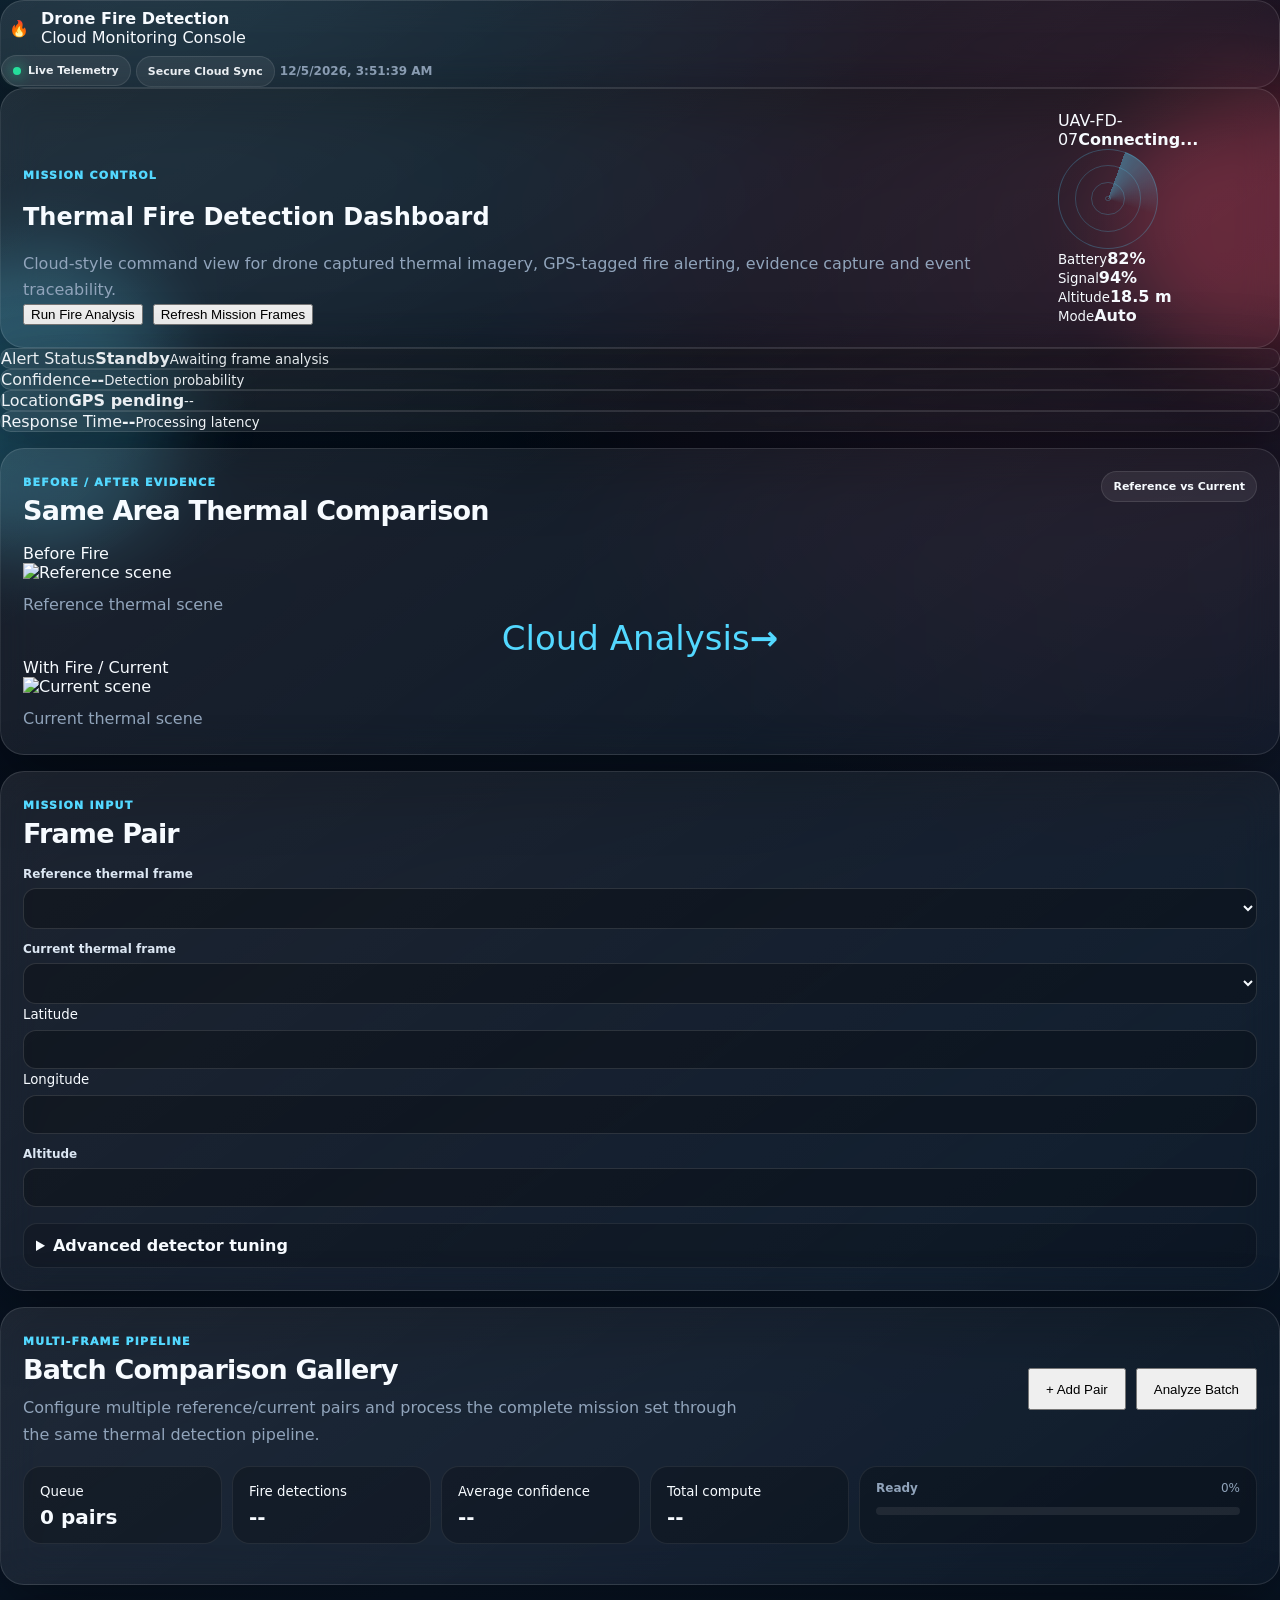
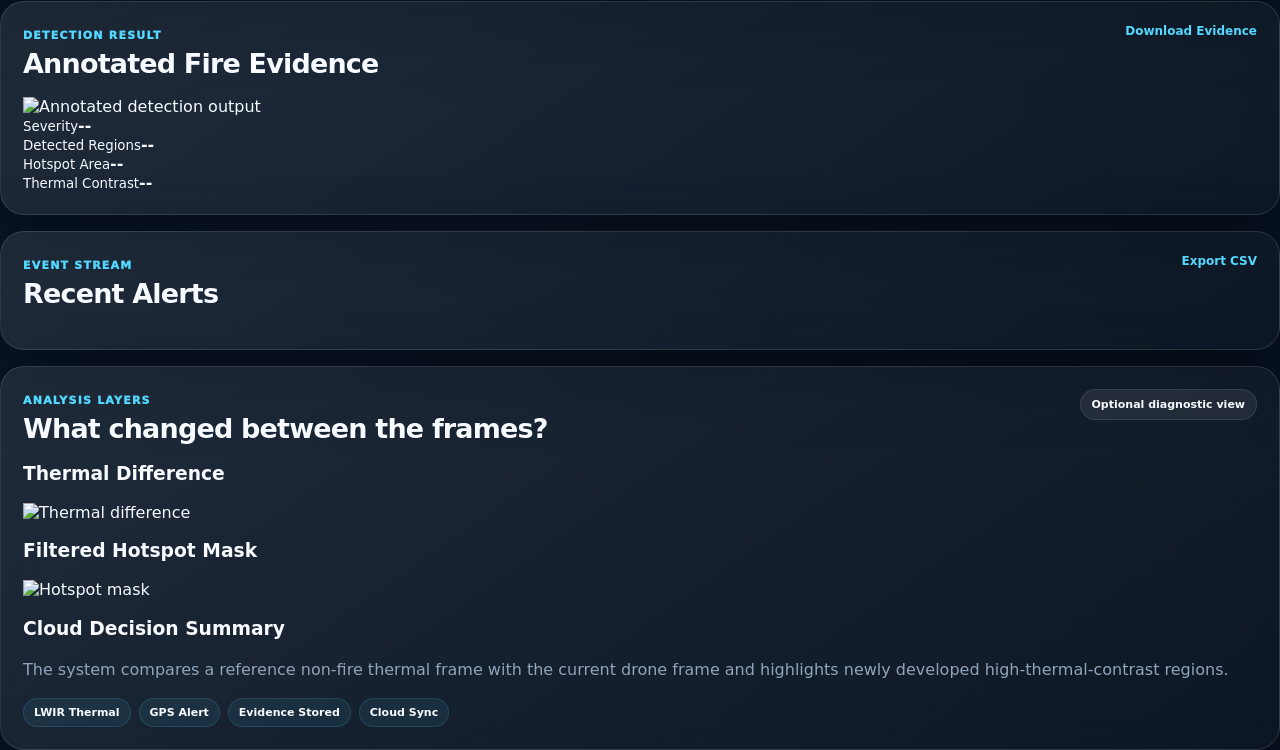
<file: templates/index.html>
<!doctype html>
<html lang="en">
<head>
  <meta charset="utf-8">
  <title>Drone Fire Detection Cloud Console</title>
  <meta name="viewport" content="width=device-width, initial-scale=1">
  <link rel="stylesheet" href="/static/css/style.css">
  <link rel="stylesheet" href="/static/css/batch.css">
</head>
<body>
  <div class="ambient ambient-a"></div>
  <div class="ambient ambient-b"></div>

  <main class="app">
    <header class="hero">
      <nav class="nav glass">
        <div class="brand">
          <div class="brand-icon">🔥</div>
          <div><strong>Drone Fire Detection</strong><span>Cloud Monitoring Console</span></div>
        </div>
        <div class="nav-status">
          <span class="pill live"><i></i> Live Telemetry</span>
          <span class="pill">Secure Cloud Sync</span>
          <span id="clock" class="clock"></span>
        </div>
      </nav>

      <section class="hero-card glass">
        <div class="hero-copy">
          <span class="eyebrow">Mission Control</span>
          <h1>Thermal Fire Detection Dashboard</h1>
          <p>Cloud-style command view for drone captured thermal imagery, GPS-tagged fire alerting, evidence capture and event traceability.</p>
          <div class="hero-actions">
            <button id="analyzeBtn" class="primary">Run Fire Analysis</button>
            <button id="refreshBtn" class="secondary">Refresh Mission Frames</button>
          </div>
        </div>
        <div class="mission-card">
          <div class="mission-top"><span id="droneId">UAV-FD-07</span><b id="healthState">Connecting...</b></div>
          <div class="radar"><span></span><span></span><span></span><div class="radar-dot"></div></div>
          <div class="mission-grid">
            <div><small>Battery</small><strong id="batteryVal">82%</strong></div>
            <div><small>Signal</small><strong id="signalVal">94%</strong></div>
            <div><small>Altitude</small><strong id="altDisplay">18.5 m</strong></div>
            <div><small>Mode</small><strong id="modeVal">Auto</strong></div>
          </div>
        </div>
      </section>
    </header>

    <section class="summary-row">
      <article class="summary glass"><span>Alert Status</span><strong id="statusText">Standby</strong><small id="statusSub">Awaiting frame analysis</small></article>
      <article class="summary glass"><span>Confidence</span><strong id="confidenceText">--</strong><small>Detection probability</small></article>
      <article class="summary glass"><span>Location</span><strong id="gpsText">GPS pending</strong><small id="coordText">--</small></article>
      <article class="summary glass"><span>Response Time</span><strong id="latencyText">--</strong><small>Processing latency</small></article>
    </section>

    <section class="main-grid">
      <section class="panel glass comparison-panel">
        <div class="panel-head"><div><span class="eyebrow">Before / After Evidence</span><h2>Same Area Thermal Comparison</h2></div><span id="comparisonBadge" class="badge">Reference vs Current</span></div>
        <div class="compare-view">
          <article class="frame-card"><div class="frame-label safe">Before Fire</div><div class="image-box"><img id="refImg" alt="Reference scene"></div><p id="refName">Reference thermal scene</p></article>
          <div class="compare-arrow"><span>Cloud Analysis</span><b>→</b></div>
          <article class="frame-card"><div class="frame-label danger">With Fire / Current</div><div class="image-box"><img id="curImg" alt="Current scene"></div><p id="curName">Current thermal scene</p></article>
        </div>
      </section>

      <aside class="panel glass controls-panel">
        <div class="panel-head slim"><div><span class="eyebrow">Mission Input</span><h2>Frame Pair</h2></div></div>
        <label>Reference thermal frame</label><select id="referenceSelect"></select>
        <label>Current thermal frame</label><select id="currentSelect"></select>
        <div class="gps-box"><div><small>Latitude</small><input id="latInput" type="number" step="0.000001"></div><div><small>Longitude</small><input id="lonInput" type="number" step="0.000001"></div></div>
        <label>Altitude</label><input id="altInput" type="number" step="0.1">
        <details><summary>Advanced detector tuning</summary>
          <label>Minimum hotspot area <b id="minAreaVal"></b></label><input id="minArea" type="range" min="0.01" max="2.0" step="0.01">
          <label>Alert confidence threshold <b id="confThVal"></b></label><input id="confTh" type="range" min="10" max="95" step="1">
          <label>Thermal heat gate <b id="heatGateVal"></b></label><input id="heatGate" type="range" min="20" max="220" step="1">
        </details>
        <div id="messageBox" class="message"></div>
      </aside>
    </section>

    <section class="panel glass batch-panel">
      <div class="panel-head batch-head">
        <div><span class="eyebrow">Multi-frame Pipeline</span><h2>Batch Comparison Gallery</h2><p class="panel-copy">Configure multiple reference/current pairs and process the complete mission set through the same thermal detection pipeline.</p></div>
        <div class="batch-actions"><button id="addPairBtn" class="secondary compact">+ Add Pair</button><button id="runBatchBtn" class="primary compact">Analyze Batch</button></div>
      </div>
      <div class="batch-overview">
        <div><small>Queue</small><strong id="batchQueueCount">0 pairs</strong></div>
        <div><small>Fire detections</small><strong id="batchFireCount">--</strong></div>
        <div><small>Average confidence</small><strong id="batchConfidence">--</strong></div>
        <div><small>Total compute</small><strong id="batchLatency">--</strong></div>
        <div class="batch-progress-wrap"><span><b id="batchProgressLabel">Ready</b><em id="batchProgressValue">0%</em></span><div class="batch-progress"><i id="batchProgressBar"></i></div></div>
      </div>
      <div id="batchGallery" class="batch-gallery"></div>
    </section>

    <section class="main-grid lower">
      <section class="panel glass output-panel">
        <div class="panel-head"><div><span class="eyebrow">Detection Result</span><h2>Annotated Fire Evidence</h2></div><a id="downloadResult" href="#" download class="download disabled">Download Evidence</a></div>
        <div class="result-layout">
          <div class="result-image"><img id="resultImg" alt="Annotated detection output"></div>
          <div class="result-details"><div class="detail-tile danger"><small>Severity</small><strong id="severityText">--</strong></div><div class="detail-tile"><small>Detected Regions</small><strong id="bboxMetric">--</strong></div><div class="detail-tile"><small>Hotspot Area</small><strong id="areaMetric">--</strong></div><div class="detail-tile"><small>Thermal Contrast</small><strong id="contrastMetric">--</strong></div></div>
        </div>
      </section>
      <aside class="panel glass timeline-panel"><div class="panel-head slim"><div><span class="eyebrow">Event Stream</span><h2>Recent Alerts</h2></div><a href="/api/logs/download" class="mini-link">Export CSV</a></div><div id="events" class="events"></div></aside>
    </section>

    <section class="panel glass diagnostic-panel">
      <div class="panel-head"><div><span class="eyebrow">Analysis Layers</span><h2>What changed between the frames?</h2></div><span class="badge">Optional diagnostic view</span></div>
      <div class="diagnostic-grid"><article><h3>Thermal Difference</h3><div class="mini-image"><img id="diffImg" alt="Thermal difference"></div></article><article><h3>Filtered Hotspot Mask</h3><div class="mini-image"><img id="maskImg" alt="Hotspot mask"></div></article><article class="explain"><h3>Cloud Decision Summary</h3><p id="decisionText">The system compares a reference non-fire thermal frame with the current drone frame and highlights newly developed high-thermal-contrast regions.</p><div class="cloud-tags"><span>LWIR Thermal</span><span>GPS Alert</span><span>Evidence Stored</span><span>Cloud Sync</span></div></article></div>
    </section>
  </main>

  <div id="alertModal" class="modal"><div class="modal-card"><button id="closeModal" class="close">×</button><div class="flame">🔥</div><h2>Fire Detected</h2><p id="modalDetails"></p></div></div>
  <script src="/static/js/app.js"></script>
</body>
</html>
</file>
<file: static/css/style.css>
:root{--bg:#07111f;--panel:rgba(12,24,43,.78);--panel2:rgba(16,31,55,.92);--stroke:rgba(255,255,255,.12);--text:#f7fbff;--muted:#91a4bb;--cyan:#53d8ff;--green:#27e6a0;--red:#ff465d;--orange:#ff8b2c;--yellow:#ffd166;--shadow:0 22px 70px rgba(0,0,0,.38)}*{box-sizing:border-box}body{margin:0;min-height:100vh;color:var(--text);font-family:Inter,ui-sans-serif,system-ui,-apple-system,"Segoe UI",sans-serif;background:radial-gradient(circle at 12% -8%,rgba(83,216,255,.18),transparent 28%),radial-gradient(circle at 90% 8%,rgba(255,70,93,.14),transparent 28%),linear-gradient(145deg,#040914,#0a1728 58%,#07111f);overflow-x:hidden}.ambient{position:fixed;border-radius:50%;filter:blur(40px);opacity:.28;pointer-events:none}.ambient-a{width:300px;height:300px;background:var(--cyan);left:-120px;top:250px}.ambient-b{width:280px;height:280px;background:var(--red);right:-120px;top:80px}.glass{background:linear-gradient(145deg,rgba(255,255,255,.09),rgba(255,255,255,.025));border:1px solid var(--stroke);box-shadow:var(--shadow);backdrop-filter:blur(18px);border-radius:24px}.shell{width:min(1600px,calc(100vw - 28px));margin:14px auto;display:grid;grid-template-columns:260px minmax(0,1fr);gap:16px}.sidebar{height:calc(100vh - 28px);position:sticky;top:14px;padding:18px;display:flex;flex-direction:column}.brand{display:flex;align-items:center;gap:12px;text-decoration:none;color:var(--text);padding:8px}.brand-mark{width:44px;height:44px;display:grid;place-items:center;border-radius:15px;background:linear-gradient(135deg,rgba(255,70,93,.28),rgba(255,139,44,.16));font-size:23px;border:1px solid rgba(255,255,255,.12)}.brand strong,.brand small{display:block}.brand small{color:var(--muted);margin-top:2px}.side-nav{display:grid;gap:7px;margin-top:28px}.side-nav a{display:flex;align-items:center;gap:12px;padding:12px 14px;border-radius:15px;color:#c5d2e1;text-decoration:none;font-weight:800;font-size:14px;border:1px solid transparent}.side-nav a:hover{background:rgba(255,255,255,.06)}.side-nav a.active{color:#fff;background:linear-gradient(135deg,rgba(83,216,255,.17),rgba(83,216,255,.06));border-color:rgba(83,216,255,.22);box-shadow:inset 3px 0 0 var(--cyan)}.side-nav span{width:20px;text-align:center;color:var(--cyan)}.side-foot{margin-top:auto;padding:13px;border-radius:16px;background:rgba(0,0,0,.22);display:flex;align-items:center;gap:10px}.side-foot strong,.side-foot small{display:block}.side-foot small{color:var(--muted);font-size:11px}.status-dot{width:10px;height:10px;border-radius:50%;background:var(--green);box-shadow:0 0 20px var(--green)}.content{min-width:0}.topbar{min-height:82px;padding:17px 22px;display:flex;justify-content:space-between;align-items:center;gap:18px}.eyebrow{color:var(--cyan);font-size:11px;font-weight:950;letter-spacing:.11em;text-transform:uppercase}.topbar h1{margin:4px 0 0;font-size:28px;letter-spacing:-.025em}.top-actions{display:flex;gap:10px;align-items:center;flex-wrap:wrap}.pill,.badge,.tag{display:inline-flex;align-items:center;gap:7px;border-radius:999px;padding:8px 11px;background:rgba(255,255,255,.07);border:1px solid rgba(255,255,255,.1);font-size:11px;font-weight:900}.pill.live i{width:8px;height:8px;border-radius:50%;background:var(--green);box-shadow:0 0 14px var(--green)}.clock{color:var(--muted);font-size:12px;font-weight:800}.hero-grid,.dashboard-grid,.split-layout,.mission-layout,.settings-grid{display:grid;grid-template-columns:minmax(0,1fr) 330px;gap:16px;margin-top:16px}.hero-card,.mission-mini,.panel{padding:22px}.hero-card{display:flex;justify-content:space-between;gap:20px;align-items:flex-end}.hero-card h2,.panel h2{margin:5px 0 0;font-size:27px;letter-spacing:-.03em}.hero-card p,.panel p{color:var(--muted);line-height:1.65;margin:10px 0 0}.hero-actions{display:flex;gap:10px;flex-wrap:wrap}.btn{height:44px;display:inline-flex;align-items:center;justify-content:center;padding:0 16px;border-radius:14px;text-decoration:none;border:1px solid transparent;color:#fff;font-weight:900;font-size:13px;cursor:pointer}.btn.primary{background:linear-gradient(135deg,var(--red),var(--orange));box-shadow:0 14px 36px rgba(255,70,93,.25)}.btn.secondary{background:rgba(255,255,255,.08);border-color:rgba(255,255,255,.12)}.mission-mini{display:flex;align-items:center;justify-content:center;gap:20px}.mission-mini strong,.mission-mini em{display:block}.mission-mini em{color:var(--muted);font-style:normal;margin-top:5px;font-size:12px}.radar{width:100px;height:100px;border-radius:50%;position:relative;background:conic-gradient(from 20deg,rgba(83,216,255,.38),transparent 90deg);border:1px solid rgba(83,216,255,.25);overflow:hidden}.radar.large{width:190px;height:190px}.radar span{position:absolute;border:1px solid rgba(83,216,255,.22);border-radius:50%}.radar span:nth-child(1){inset:16%}.radar span:nth-child(2){inset:33%}.radar span:nth-child(3){inset:47%}.radar b{position:absolute;width:10px;height:10px;background:var(--red);border-radius:50%;left:62%;top:37%;box-shadow:0 0 18px var(--red)}.stats-grid{display:grid;grid-template-columns:repeat(4,1fr);gap:16px;margin-top:16px}.stat{padding:17px}.stat span{display:block;color:var(--muted);font-size:11px;text-transform:uppercase;font-weight:900}.stat strong{display:block;margin-top:7px;font-size:27px}.stat small{display:block;margin-top:5px;color:var(--muted)}.panel{margin-top:16px}.dashboard-grid>.panel{margin-top:0}.panel-head{display:flex;justify-content:space-between;align-items:flex-start;gap:16px;margin-bottom:18px}.panel-head a{color:var(--cyan);font-size:12px;font-weight:900;text-decoration:none}.pair-strip{display:grid;grid-template-columns:repeat(3,1fr);gap:12px}.pair-mini,.pair-card{border:1px solid rgba(255,255,255,.09);background:rgba(0,0,0,.2);border-radius:18px;overflow:hidden}.pair-mini-images,.pair-images{display:grid;grid-template-columns:1fr 1fr;gap:2px;background:rgba(255,255,255,.06)}.pair-mini img,.pair-card img{width:100%;height:155px;object-fit:cover;display:block}.pair-card img{height:220px}.pair-mini-body,.pair-card-body{padding:12px}.pair-mini-body strong,.pair-card-body strong{display:block}.pair-mini-body small,.pair-card-body small{color:var(--muted);display:block;margin-top:4px}.telemetry-cards,.telemetry-grid{display:grid;grid-template-columns:repeat(2,1fr);gap:10px}.telemetry-card,.telemetry-grid div,.metric{padding:14px;border-radius:16px;background:rgba(0,0,0,.2);border:1px solid rgba(255,255,255,.08)}.telemetry-card span,.telemetry-grid span,.metric span{display:block;color:var(--muted);font-size:11px;text-transform:uppercase;font-weight:900}.telemetry-card strong,.telemetry-grid strong,.metric strong{display:block;margin-top:5px;font-size:21px}.capability-grid{display:grid;grid-template-columns:repeat(3,1fr);gap:10px}.capability{padding:14px;border-radius:16px;background:rgba(83,216,255,.07);border:1px solid rgba(83,216,255,.13);font-weight:800}.selectors-row,.gps-row{display:grid;grid-template-columns:1fr 1fr;gap:12px}label{display:block;color:#dce7f3;font-size:12px;font-weight:900;margin-top:13px}select,input{width:100%;margin-top:7px;padding:11px 12px;border-radius:13px;border:1px solid rgba(255,255,255,.12);background:rgba(0,0,0,.28);color:var(--text);outline:none}select:focus,input:focus{border-color:rgba(83,216,255,.5);box-shadow:0 0 0 4px rgba(83,216,255,.07)}details{margin-top:16px;border:1px solid rgba(255,255,255,.08);border-radius:14px;padding:12px;background:rgba(0,0,0,.18)}summary{cursor:pointer;font-weight:900}.compare-stage{display:grid;grid-template-columns:1fr 60px 1fr;gap:12px;align-items:center;margin-top:18px}.compare-frame{position:relative;border-radius:18px;padding:10px;background:rgba(0,0,0,.2);border:1px solid rgba(255,255,255,.08)}.compare-frame img{width:100%;height:340px;object-fit:contain;display:block;background:#020712;border-radius:14px}.compare-frame small{display:block;color:var(--muted);margin-top:8px;word-break:break-word}.tag{position:absolute;top:18px;left:18px;z-index:2}.tag.safe{color:#baffea;background:rgba(39,230,160,.16)}.tag.danger{color:#ffcbd1;background:rgba(255,70,93,.16)}.compare-arrow{text-align:center;color:var(--cyan);font-size:34px}.hidden{display:none!important}.result-grid{display:grid;grid-template-columns:minmax(0,1fr) 250px;gap:16px}.result-main{min-height:460px;background:#020712;border-radius:18px;display:grid;place-items:center;overflow:hidden}.result-main img{max-width:100%;max-height:520px}.metrics-stack{display:grid;gap:10px;align-content:start}.diagnostic-row{display:grid;grid-template-columns:1fr 1fr 1fr;gap:12px;margin-top:14px}.diagnostic-row>div{padding:12px;border-radius:16px;background:rgba(0,0,0,.2);border:1px solid rgba(255,255,255,.08)}.diagnostic-row span{font-size:12px;font-weight:900}.diagnostic-row img{width:100%;height:220px;object-fit:contain;background:#020712;border-radius:12px;margin-top:8px}.decision p{color:var(--muted);line-height:1.65}.library-toolbar,.event-toolbar{display:flex;gap:10px;align-items:center;margin-bottom:16px}.library-toolbar input,.event-toolbar input{margin:0;flex:1}.library-toolbar select,.event-toolbar select{margin:0;width:220px}.library-grid{display:grid;grid-template-columns:repeat(2,1fr);gap:14px}.pair-card-head{display:flex;align-items:center;justify-content:space-between;padding:13px 13px 0}.pair-card-actions{display:flex;gap:8px;margin-top:10px}.mini-btn{padding:7px 9px;border-radius:10px;border:1px solid rgba(255,255,255,.1);background:rgba(255,255,255,.06);color:#fff;font-size:11px;font-weight:900;cursor:pointer}.compact-stats{margin:0}.progress-track{height:8px;border-radius:999px;background:rgba(255,255,255,.07);overflow:hidden;margin:16px 0}.progress-track i{display:block;height:100%;width:0;background:linear-gradient(90deg,var(--cyan),var(--green));transition:width .3s ease}.batch-results{display:grid;gap:10px}.batch-row{display:grid;grid-template-columns:160px 1fr repeat(4,120px);gap:10px;align-items:center;padding:12px;border-radius:15px;background:rgba(0,0,0,.19);border:1px solid rgba(255,255,255,.07)}.batch-row img{width:150px;height:90px;object-fit:cover;border-radius:10px}.batch-row small{color:var(--muted);display:block}.batch-row strong{font-size:13px}.table-wrap{overflow:auto}.event-table{width:100%;border-collapse:collapse}.event-table th,.event-table td{padding:13px 10px;text-align:left;border-bottom:1px solid rgba(255,255,255,.07);font-size:12px}.event-table th{color:var(--muted);text-transform:uppercase;font-size:10px;letter-spacing:.05em}.event-table tr:hover td{background:rgba(255,255,255,.025)}.evidence-link{color:var(--cyan);cursor:pointer;font-weight:900}.mission-hero{display:flex;align-items:center;gap:24px}.mission-hero h3{font-size:30px;margin:5px 0}.cloud-tags{display:flex;flex-wrap:wrap;gap:8px;margin-top:14px}.cloud-tags span{padding:7px 10px;border-radius:999px;background:rgba(83,216,255,.08);border:1px solid rgba(83,216,255,.15);font-size:11px;font-weight:900}.architecture-flow{display:flex;align-items:center;justify-content:space-between;gap:12px;overflow:auto}.architecture-flow div{min-width:155px;padding:16px;border-radius:16px;text-align:center;background:rgba(0,0,0,.2);border:1px solid rgba(255,255,255,.08);font-weight:900}.architecture-flow small{display:block;color:var(--muted);margin-top:4px}.architecture-flow b{color:var(--cyan);font-size:24px}.settings-grid{grid-template-columns:1fr 1fr}.settings-actions{display:flex;align-items:center;justify-content:space-between;gap:20px}.toast{position:fixed;right:24px;bottom:24px;z-index:50;max-width:380px;padding:14px 16px;border-radius:14px;background:#101d31;border:1px solid rgba(255,255,255,.14);box-shadow:var(--shadow);transform:translateY(140px);opacity:0;transition:.25s}.toast.show{transform:translateY(0);opacity:1}.modal{position:fixed;inset:0;background:rgba(0,0,0,.72);backdrop-filter:blur(8px);display:none;place-items:center;z-index:60}.modal.show{display:grid}.image-modal-card{width:min(1000px,calc(100vw - 40px));padding:18px;position:relative}.image-modal-card img{display:block;max-width:100%;max-height:75vh;margin:auto}.image-modal-card #modalCaption{margin-top:10px;color:var(--muted);text-align:center}.close{position:absolute;right:14px;top:14px;width:36px;height:36px;border-radius:50%;border:1px solid rgba(255,255,255,.12);background:rgba(0,0,0,.5);color:#fff;font-size:22px;z-index:3;cursor:pointer}@media(max-width:1180px){.shell{grid-template-columns:86px minmax(0,1fr)}.sidebar{padding:12px}.brand span:last-child,.side-nav a{font-size:0}.side-nav a span{font-size:18px}.side-nav a{justify-content:center}.side-foot div{display:none}.side-foot{justify-content:center}.hero-grid,.dashboard-grid,.split-layout,.mission-layout{grid-template-columns:1fr}.stats-grid{grid-template-columns:1fr 1fr}.pair-strip,.capability-grid{grid-template-columns:1fr 1fr}.batch-row{grid-template-columns:120px 1fr 100px 100px}.batch-row>:nth-child(n+5){display:none}}@media(max-width:760px){.shell{display:block;width:calc(100vw - 16px);margin:8px}.sidebar{height:auto;position:static;display:block;margin-bottom:8px}.brand{justify-content:center}.brand span:last-child{display:block}.side-nav{display:flex;overflow:auto;margin-top:12px}.side-nav a{min-width:52px}.side-foot{display:none}.topbar,.hero-card,.settings-actions{align-items:flex-start;flex-direction:column}.top-actions{display:none}.stats-grid,.pair-strip,.capability-grid,.library-grid,.settings-grid,.result-grid,.diagnostic-row,.selectors-row,.compare-stage{grid-template-columns:1fr}.compare-arrow{transform:rotate(90deg)}.pair-card img{height:180px}.compact-stats{grid-template-columns:1fr 1fr}.mission-hero{flex-direction:column}.architecture-flow{justify-content:flex-start}.library-toolbar,.event-toolbar{flex-direction:column;align-items:stretch}.library-toolbar select,.event-toolbar select{width:100%}}
</file>
<file: static/css/batch.css>
.batch-panel{margin-top:16px}.batch-head{align-items:center}.panel-copy{color:var(--muted);margin-top:8px;line-height:1.55;max-width:720px}.batch-actions{display:flex;gap:10px;flex-wrap:wrap;justify-content:flex-end}.compact{height:42px;padding:0 16px}.batch-overview{display:grid;grid-template-columns:repeat(4,minmax(120px,1fr)) 2fr;gap:10px;margin-bottom:18px}.batch-overview>div{padding:14px 16px;border-radius:18px;background:rgba(0,0,0,.23);border:1px solid rgba(255,255,255,.08)}.batch-overview strong{display:block;margin-top:5px;font-size:20px}.batch-progress-wrap span{display:flex;justify-content:space-between;color:var(--muted);font-size:12px}.batch-progress-wrap em{font-style:normal}.batch-progress{height:8px;margin-top:12px;border-radius:99px;overflow:hidden;background:rgba(255,255,255,.08)}.batch-progress i{display:block;width:0;height:100%;border-radius:inherit;background:linear-gradient(90deg,var(--cyan),var(--green));transition:width .35s ease}.batch-gallery{display:grid;grid-template-columns:repeat(2,minmax(0,1fr));gap:16px}.batch-card{overflow:hidden;border-radius:24px;background:rgba(0,0,0,.24);border:1px solid rgba(255,255,255,.1);transition:.25s ease}.batch-card:hover{transform:translateY(-2px);border-color:rgba(96,198,255,.3)}.batch-card.running{border-color:var(--cyan);box-shadow:0 0 0 3px rgba(53,240,255,.08)}.batch-card.fire{border-color:rgba(255,59,85,.48)}.batch-card-head{display:flex;align-items:center;justify-content:space-between;padding:14px 16px}.batch-card-head>div{display:flex;align-items:center;gap:10px}.pair-index{display:grid;place-items:center;width:30px;height:30px;border-radius:10px;background:rgba(96,198,255,.13);color:var(--cyan);font-weight:950}.pair-state{font-size:12px;color:var(--muted);font-weight:900}.remove-pair{width:30px;height:30px;border-radius:10px;background:rgba(255,255,255,.07);color:var(--muted)}.batch-selects{display:grid;grid-template-columns:1fr 1fr;gap:10px;padding:0 14px 14px}.batch-selects label{font-size:11px;text-transform:uppercase;letter-spacing:.06em;color:var(--muted);font-weight:900}.batch-selects select{margin-top:6px;padding:9px;font-size:12px}.batch-visuals{display:grid;grid-template-columns:1fr 1fr;gap:2px;background:rgba(255,255,255,.08)}.batch-thumb{height:190px;background:#030914;display:grid;place-items:center;position:relative;overflow:hidden}.batch-thumb img{width:100%;height:100%;object-fit:contain;display:block}.batch-thumb span{position:absolute;left:9px;top:9px;padding:5px 8px;border-radius:99px;background:rgba(3,9,20,.78);font-size:10px;font-weight:900}.batch-result{padding:14px 16px;min-height:98px}.batch-placeholder{color:var(--muted);font-size:13px;line-height:1.55}.batch-result-top{display:flex;justify-content:space-between;align-items:center}.batch-result-top strong{font-size:16px}.batch-status.fire{color:#ff9faa}.batch-status.safe{color:#9fffdc}.batch-metrics{display:grid;grid-template-columns:repeat(4,1fr);gap:7px;margin-top:12px}.batch-metrics div{padding:8px;border-radius:12px;background:rgba(255,255,255,.055)}.batch-metrics small{font-size:10px}.batch-metrics b{display:block;margin-top:3px;font-size:13px}.batch-links{display:flex;gap:12px;margin-top:11px}.batch-links a{font-size:11px;color:var(--cyan);text-decoration:none;font-weight:900}@media(max-width:1180px){.batch-overview{grid-template-columns:repeat(2,1fr)}.batch-progress-wrap{grid-column:1/-1}.batch-gallery{grid-template-columns:1fr}}@media(max-width:720px){.batch-head{align-items:flex-start;flex-direction:column}.batch-actions{width:100%}.batch-actions button{flex:1}.batch-overview{grid-template-columns:1fr 1fr}.batch-selects,.batch-visuals{grid-template-columns:1fr}.batch-thumb{height:230px}.batch-metrics{grid-template-columns:1fr 1fr}}
</file>
